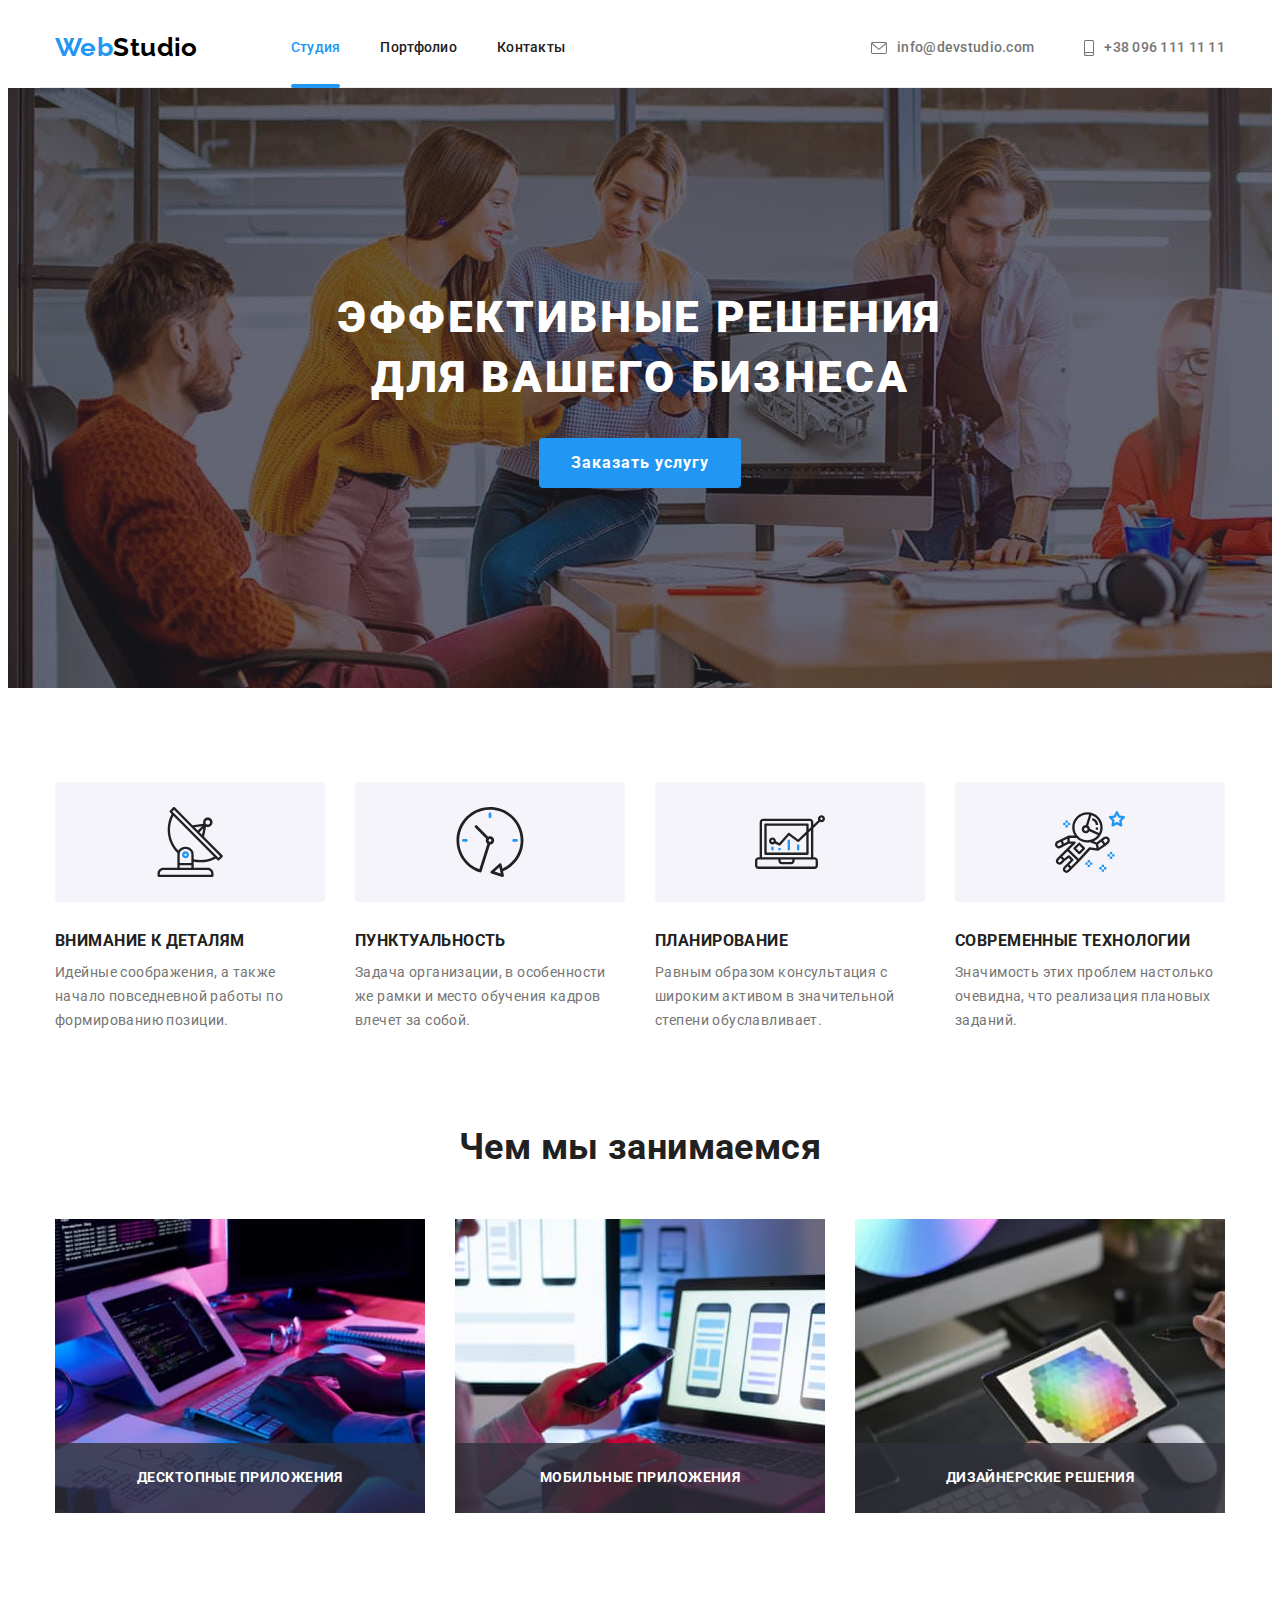
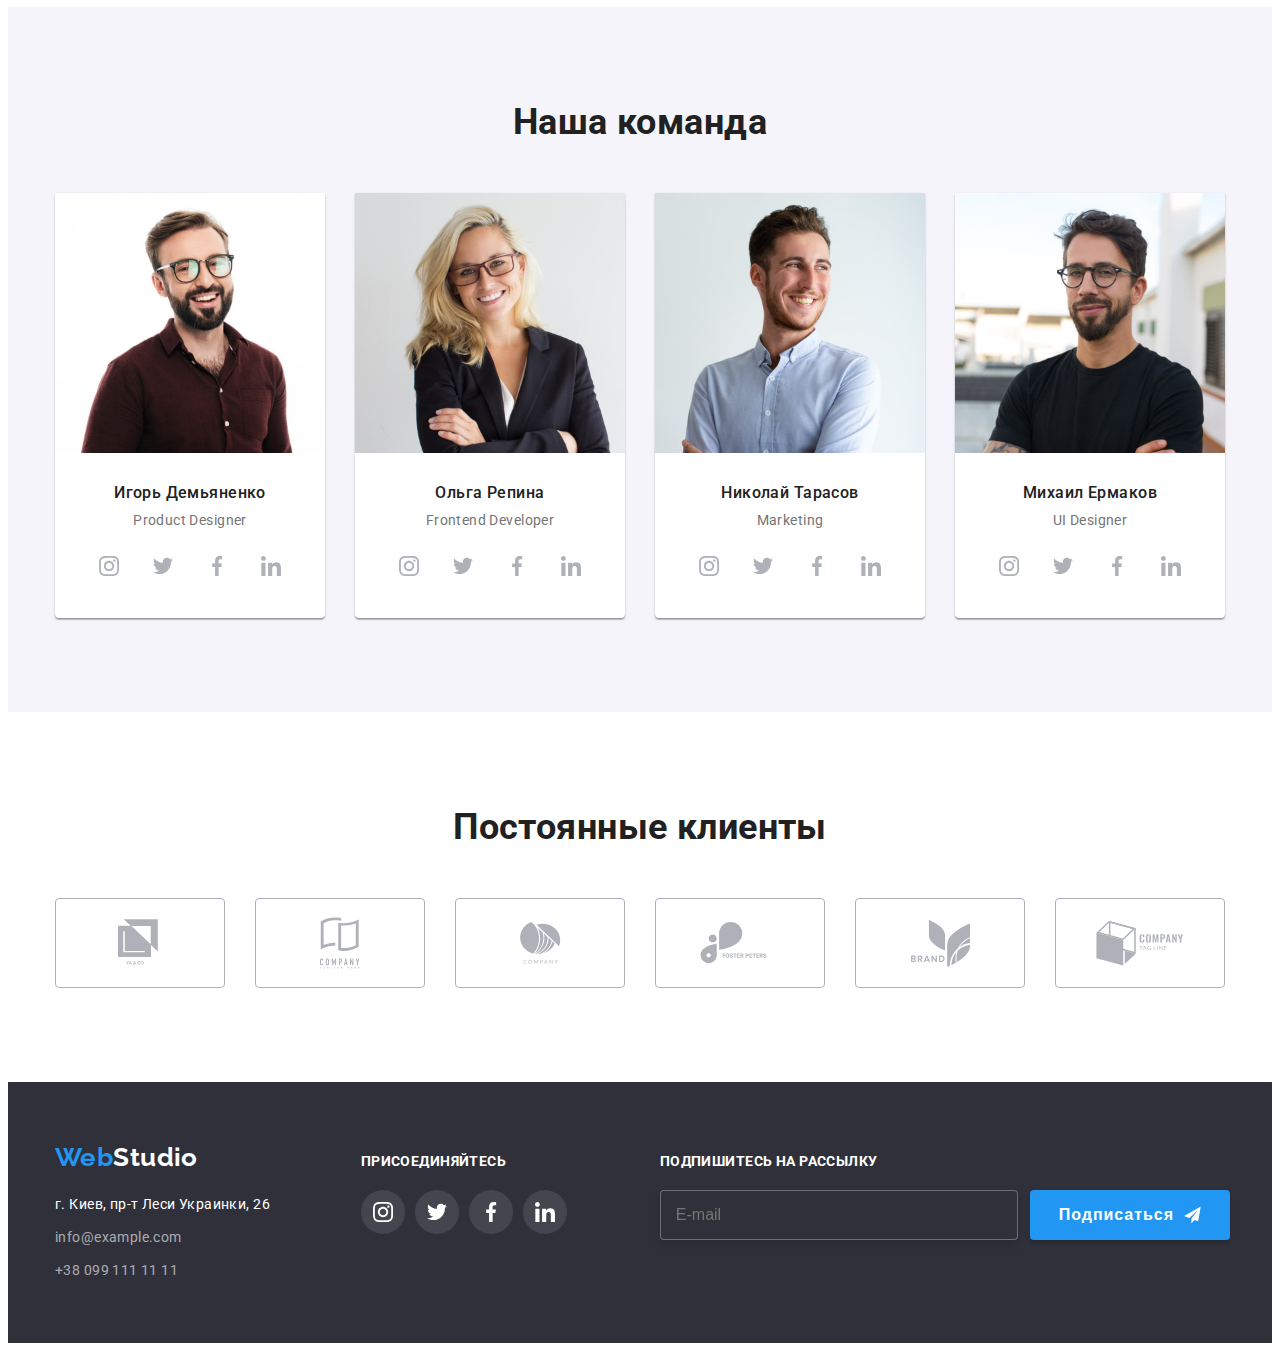
<file: index.html>
<!DOCTYPE html>
<html lang="ru">
<head>
    <meta charset="UTF-8">
    <meta name="viewport" content="width=device-width, initial-scale=1.0">
    <title>Home</title>
    <link rel="stylesheet" href="https://cdnjs.cloudflare.com/ajax/libs/modern-normalize/1.0.0/modern-normalize.min.css" integrity="sha512-ISS7cAi1PEhQ8jnbJpJZMd29NlhNj4AWYyLOSp2CE/CsHxTCu+r+t0D2yoJudVrd0/8fTVPUVDzY5Tvli75u/g==" crossorigin="anonymous" />  
    <link rel="preconnect" href="https://fonts.gstatic.com">
    <link href="https://fonts.googleapis.com/css2?family=Raleway:wght@700&family=Roboto:wght@400;500;700;900&display=swap" rel="stylesheet">   
    <link rel="stylesheet" href="./css/styles.css">
</head>
<body>
    <!--header-->
    <header>
        <div class="container hat">
            <nav class="main-nav hat">
                <a href="./index.html" class="logo">  <span class="logo-web">Web</span>Studio </a>
                <ul class="site list">
                    <li class="item"> <a href="./index.html" target="_blank" class="nav link current"> Студия </a> </li>
                    <li class="item"> <a href="./portfolio.html" target="_blank" class="nav link"> Портфолио </a> </li>
                    <li class="item"> <a href="#" target="_blank" class="nav link"> Контакты </a> </li>
                </ul>
            </nav>        
                <ul class="auth list">
                    <li class="item">
                        <a href="mailto:info@devstudio.com" class="nav icons-contact link"> 
                            <svg class="icons-header" width="16px" height="12px">
                                <use href="./img/Главная/sprite-icons.svg#icon-envelope"></use>
                            </svg>
                            info@devstudio.com 
                        </a> 
                    </li>
                    <li class="item">
                        <a href="tel:+380961111111" class="nav icons-contact link"> 
                            <svg class="icons-header" width="10px" height="16px">
                                <use href="./img/Главная/sprite-icons.svg#icon-smartphone"></use>
                            </svg>
                            +38 096 111 11 11 
                        </a> 
                    </li>
                </ul>
        </div>    
    </header>

    <main>  
        <!--hero-->
        <section class="hero">
            <div class="container">
                <div class="hero-pic">
                    <h1 class="hero-title"> Эффективные решения для вашего бизнеса </h1>
                    <button type="button" class="hero-button" data-modal-open> Заказать услугу </button>   
                </div>
            </div>
        </section>

        <!--FEATURE-->
        <section class="section-feature">
            <div class="container"> 
                <!--<h2> FEATURE </h2>-->
                <ul class="feature-list list">
                    <li class="desc">
                        <div class="icon-feature">
                            <svg class="back-feature" width="70px" height="70px">
                                <use href="./img/Главная/sprite-icons.svg#icon-antenna"></use>
                            </svg>
                        </div>
                        <h3 class="title">Внимание к деталям</h3> 
                        <p class="text">Идейные соображения, а также начало повседневной работы по формированию позиции. </p>
                    </li>

                    <li class="desc"> 
                        <div class="icon-feature">
                            <svg class="back-feature" width="70px" height="70px">
                                <use href="./img/Главная/sprite-icons.svg#icon-clock"></use>
                            </svg>
                        </div>
                        <h3 class="title">Пунктуальность</h3> 
                        <p class="text">Задача организации, в особенности же рамки и место обучения кадров влечет за собой. </p>
                    </li>

                    <li class="desc">
                        <div class="icon-feature">
                            <svg class="back-feature" width="70px" height="70px">
                                <use href="./img/Главная/sprite-icons.svg#icon-diagram"></use>
                            </svg>
                        </div>
                        <h3 class="title">Планирование</h3> 
                        <p class="text">Равным образом консультация с широким активом в значительной степени обуславливает. </p>
                    </li>

                    <li class="desc">
                        <div class="icon-feature">
                            <svg class="back-feature" width="70px" height="70px">
                                <use href="./img/Главная/sprite-icons.svg#icon-astronaut"></use>
                            </svg> 
                        </div>
                        <h3 class="title">Современные технологии</h3> 
                        <p class="text">Значимость этих проблем настолько очевидна, что реализация плановых заданий. </p>
                    </li>
                </ul>
            </div>
        </section>
    
        <!--What are we doing-->
        <section class="section-scroll">
            <div class="container">
                <h2 class="section-title"> Чем мы занимаемся </h2>
                <ul class="picture list">
                    <li class="picture-box">
                        <div class="thumb-animation">
                            <img src="./img/Главная/box1.jpg" alt="программирование" width="370" height="294"> 
                            <a href="#" target="_blank"></a>
                            <div class="thumb-work">     
                                    <p class="text-work">Десктопные приложения</p>
                            </div>
                        </div>
                    </li>
                    <li class="picture-box">
                        <div class="thumb-animation">
                            <img src="./img/Главная/box2.jpg" alt="дизайн" width="370" height="294"> 
                            <a href="#" target="_blank"></a>
                            <div class="thumb-work">
                                <p class="text-work">Мобильные приложения</p>
                            </div>
                        </div>
                    </li>
                    <li class="picture-box">
                        <div class="thumb-animation">
                            <img src="./img/Главная/box3.jpg" alt="подбор цвета" width="370" height="294"> 
                            <a href="#" target="_blank"></a>
                            <div class="thumb-work">
                                <p class="text-work">Дизайнерские решения</p>
                            </div>
                        </div>
                    </li>
                </ul>
            </div>
        </section>
    
        <!--TEAM-->
        <section class="section-group">
            <div class="container">
                <h2 class="section-title"> Наша команда </h2> 
                <ul class="team list">
                    <li class="team-preview"> 
                        <img src="./img/Главная/igor.jpg" alt="фото Игорь Демьяненко" width="270" height="260">
                        <div class="team-text">
                            <h3 class="name">Игорь Демьяненко</h3> 
                            <p class="position" lang="en"> Product Designer  </p>
                            <ul class="icon-group list">
                                <li class="socials">
                                    <a href="#" target="_blank" class="icon-box">
                                        <svg class="team-icon" width="20px" height="20px">
                                            <use href="./img/Главная/sprite-icons.svg#icon-instagram"></use>
                                        </svg>
                                    </a>
                                </li>
                                
                                <li class="socials">
                                    <a href="#" target="_blank" class="icon-box">
                                        <svg class="team-icon" width="20px" height="20px">
                                        <use href="./img/Главная/sprite-icons.svg#icon-twitter"></use></svg>
                                    </a>
                                </li>
    
                                <li class="socials">
                                    <a href="#" target="_blank" class="icon-box">
                                        <svg class="team-icon" width="20px" height="20px">
                                        <use href="./img/Главная/sprite-icons.svg#icon-facebook"></use></svg>
                                    </a>
                                </li>
    
                                <li class="socials">
                                    <a href="#" target="_blank" class="icon-box">
                                        <svg class="team-icon" width="20px" height="20px">
                                        <use href="./img/Главная/sprite-icons.svg#icon-linkedin"></use></svg>
                                    </a>
                                </li>   
                            </ul>
                        </div>
                    </li>
                    
                    <li class="team-preview"> 
                        <img src="./img/Главная/olga.jpg" alt="фото Ольга Репина" width="270" height="260">
                        <div class="team-text">
                            <h3 class="name">Ольга Репина</h3> 
                            <p class="position" lang="en">Frontend Developer </p>
                            <ul class="icon-group list">
                                <li class="socials">
                                    <a href="#" target="_blank" class="icon-box">
                                        <svg class="team-icon" width="20px" height="20px">
                                            <use href="./img/Главная/sprite-icons.svg#icon-instagram"></use>
                                        </svg>
                                    </a>
                                </li>
                                
                                <li class="socials">
                                    <a href="#" target="_blank" class="icon-box">
                                        <svg class="team-icon" width="20px" height="20px">
                                        <use href="./img/Главная/sprite-icons.svg#icon-twitter"></use></svg>
                                    </a>
                                </li>
    
                                <li class="socials">
                                    <a href="#" target="_blank" class="icon-box">
                                        <svg class="team-icon" width="20px" height="20px">
                                        <use href="./img/Главная/sprite-icons.svg#icon-facebook"></use></svg>
                                    </a>
                                </li>
    
                                <li class="socials">
                                    <a href="#" target="_blank" class="icon-box">
                                        <svg class="team-icon" width="20px" height="20px">
                                        <use href="./img/Главная/sprite-icons.svg#icon-linkedin"></use></svg>
                                    </a>
                                </li>   
                            </ul>
                        </div>
                    </li>

                    <li class="team-preview"> 
                        <img src="./img/Главная/nikol.jpg" alt="фото Николай Тарасов" width="270" height="260">
                        <div class="team-text">
                            <h3 class="name">Николай Тарасов</h3> 
                            <p class="position" lang="en">Marketing </p>
                            <ul class="icon-group list">
                                <li class="socials">
                                    <a href="#" target="_blank" class="icon-box">
                                        <svg class="team-icon" width="20px" height="20px">
                                            <use href="./img/Главная/sprite-icons.svg#icon-instagram"></use>
                                        </svg>
                                    </a>
                                </li>
                                
                                <li class="socials">
                                    <a href="#" target="_blank" class="icon-box">
                                        <svg class="team-icon" width="20px" height="20px">
                                        <use href="./img/Главная/sprite-icons.svg#icon-twitter"></use></svg>
                                    </a>
                                </li>
    
                                <li class="socials">
                                    <a href="#" target="_blank" class="icon-box">
                                        <svg class="team-icon" width="20px" height="20px">
                                        <use href="./img/Главная/sprite-icons.svg#icon-facebook"></use></svg>
                                    </a>
                                </li>
    
                                <li class="socials">
                                    <a href="#" target="_blank" class="icon-box">
                                        <svg class="team-icon" width="20px" height="20px">
                                        <use href="./img/Главная/sprite-icons.svg#icon-linkedin"></use></svg>
                                    </a>
                                </li>   
                            </ul>
                        </div>
                    </li>

                    <li class="team-preview"> 
                        <img src="./img/Главная/mikle.jpg" alt="фото Михаил Ермаков" width="270" height="260">
                        <div class="team-text">
                            <h3 class="name">Михаил Ермаков</h3> 
                            <p class="position" lang="en">UI Designer </p>
                            <ul class="icon-group list">
                                <li class="socials">
                                    <a href="#" target="_blank" class="icon-box">
                                        <svg class="team-icon" width="20px" height="20px">
                                            <use href="./img/Главная/sprite-icons.svg#icon-instagram"></use>
                                        </svg>
                                    </a>
                                </li>
                                
                                <li class="socials">
                                    <a href="#" target="_blank" class="icon-box">
                                        <svg class="team-icon" width="20px" height="20px">
                                        <use href="./img/Главная/sprite-icons.svg#icon-twitter"></use></svg>
                                    </a>
                                </li>
    
                                <li class="socials">
                                    <a href="#" target="_blank" class="icon-box">
                                        <svg class="team-icon" width="20px" height="20px">
                                        <use href="./img/Главная/sprite-icons.svg#icon-facebook"></use></svg>
                                    </a>
                                </li>
    
                                <li class="socials">
                                    <a href="#" target="_blank" class="icon-box">
                                        <svg class="team-icon" width="20px" height="20px">
                                        <use href="./img/Главная/sprite-icons.svg#icon-linkedin"></use></svg>
                                    </a>
                                </li>   
                            </ul>
                        </div>
                    </li>
                </ul>
            </div>
        </section>

        <!--CLIENTS-->
        <section class="section-client">
            <div class="container">
                <h2 class="section-title"> Постоянные клиенты </h2>
                <ul class="list">
                    <li class="icon-website">
                        <a href="#" target="_blank" class="regular-clients">
                            <svg class="icon-ya-co" width="44px" height="49px">
                                <use href="./img/Главная/sprite-icons.svg#icon-ya-co"></use>
                            </svg>
                        </a>
                    </li>
                    <li class="icon-website">
                        <a href="" target="_blank" class="regular-clients">
                            <svg class="icon-company-th" width="40px" height="52px">
                                <use href="./img/Главная/sprite-icons.svg#icon-company-th"></use>
                            </svg>
                        </a>
                    </li>
                    <li class="icon-website">
                        <a href="" target="_blank" class="regular-clients">
                            <svg class="icon-company" width="41px" height="42px">
                                <use href="./img/Главная/sprite-icons.svg#icon-company"></use>
                            </svg>
                        </a>
                    </li>
                    <li class="icon-website">
                        <a href="" target="_blank" class="regular-clients">
                            <svg class="icon-foster-peters" width="80px" height="42px">
                                <use href="./img/Главная/sprite-icons.svg#icon-foster-peters"></use>
                            </svg>
                        </a>
                    </li>
                    <li class="icon-website">
                        <a href="" target="_blank" class="regular-clients">
                            <svg class="icon-brand" width="59px" height="47px">
                                <use href="./img/Главная/sprite-icons.svg#icon-brand"></use>
                            </svg>
                        </a>
                    </li>
                    <li class="icon-website">
                        <a href="" target="_blank" class="regular-clients">
                            <svg class="icon-company-tl" width="88px" height="45px">
                                <use href="./img/Главная/sprite-icons.svg#icon-company-tl"></use>
                            </svg>
                        </a>
                    </li>
                </ul>

            </div>
        </section>   
    </main>

    <!--Footer-->
    <footer class="footer-background">
        <div class="container footer-block">
    <!--Footer-Studio-->
            <div class="footer-left">
                <a href="./index.html" class="logo">  
                    <span class="logo-web">Web</span><span class="logo-studio">Studio</span> </a>
                <address class="footer-address"> 
                    <p class="address"> г. Киев, пр-т Леси Украинки, 26 </p>
                    <ul class="contacts list">
                        <li class="footer-contacts"><a href="mailto:info@example.com" class="footer-link"> info@example.com </a> </li>
                        <li class="footer-contacts"><a href="tel:+380991111111" class="footer-link"> +38 099 111 11 11 </a> </li>
                    </ul>
                </address>
            </div>

    <!--Join-->
            <div class="footer-join">
                <h2 class="footer-title">Присоединяйтесь</h2>
                <ul class="icon-group list">
                    <li class="socials">
                        <a href="#" target="_blank" class="icon-box footer-socials">
                            <svg class="join-icon" width="20px" height="20px">
                                <use href="./img/Главная/sprite-icons.svg#icon-instagram"></use>
                            </svg>
                        </a>
                    </li>
                    
                    <li class="socials">
                        <a href="#" target="_blank" class="icon-box footer-socials">
                            <svg class="join-icon" width="20px" height="20px">
                                <use href="./img/Главная/sprite-icons.svg#icon-twitter"></use>
                            </svg>
                        </a>
                    </li>

                    <li class="socials">
                        <a href="#" target="_blank" class="icon-box footer-socials">
                            <svg class="join-icon" width="20px" height="20px">
                                <use href="./img/Главная/sprite-icons.svg#icon-facebook"></use>
                            </svg>
                        </a>
                    </li>

                    <li class="socials">
                        <a href="#" target="_blank" class="icon-box footer-socials">
                            <svg class="join-icon" width="20px" height="20px">
                                <use href="./img/Главная/sprite-icons.svg#icon-linkedin"></use>
                            </svg>
                        </a>
                    </li>
                </ul>
            </div>

    <!-- Newsletter -->
            <div class="subscribe-footer">
                <h2 class="footer-title">Подпишитесь на рассылку</h2>    
                <form class="form-subscribe-footer">
                    <label for="email-footer" class="label-mail-footer"></label>
                    <input type="email" name="email" placeholder="E-mail" id="email-footer" class="input-mail-footer"/>
                    
                    <button type="submit" class="footer-button often-button">
                    Подписаться
                    <svg class="join-icon icon-telegram" width="20px" height="20px">
                        <use href="./img/Главная/sprite-icons.svg#icon-telegram"></use>
                    </svg>
                    </button>
                </form>
            </div>

        </div>
    </footer>

    <!-- MODAL -->
    <div  class="backdrop is-hidden" data-modal>
        <div class="hero-modal">

             <!-- button close-->
                <button type="button" class="circle-icon" data-modal-close>
                    <svg  width="18px" height="18px">
                        <use href="./img/Главная/sprite-icons.svg#icon-close-back"></use>
                    </svg>
                </button>

           
                <form class="modal-form">
                    <p class="title-modal"> Оставьте свои данные, мы вам перезвоним </p>

                    
                    <label for="name" class="label-title"> Имя </label>
                    <span class="modal-wrapper">
                        <input type="text" name="username" id="name" class="input-modal-form"/>
                        <svg class="modal-icons" width="18px" height="18px">
                            <use href="./img/Главная/sprite-icons.svg#icon-modal-person"></use>
                        </svg>
                    </span>
                
                
                    <label for="phone_number" class="label-title"> Телефон </label>
                    <span class="modal-wrapper">
                        <input type="tel" name="phone_number" id="phone_number" class="input-modal-form"/>
                        <svg class="modal-icons" width="18px" height="18px">
                            <use href="./img/Главная/sprite-icons.svg#icon-modal-phone"></use>
                        </svg>
                    </span>
                
                
                    <label for="email" class="label-title"> Почта </label>
                    <span class="modal-wrapper">
                        <input type="email" name="email" id="email" class="input-modal-form"/>
                        <svg class="modal-icons" width="18px" height="18px">
                            <use href="./img/Главная/sprite-icons.svg#icon-modal-mail"></use>
                        </svg>
                    </span>
            
                
                    <label for="comment" class="label-title"> Комментарий </label>
                    <span class="modal-wrapper">
                        <textarea 
                            name="comment" 
                            id="comment"  
                            placeholder="Введите текст" 
                            class="comment-blok input-modal-form"
                        ></textarea>
                    </span>
                    


                    <input type="checkbox" value="принимаю" name="checkbox" id="checkbox" class="checkbox-input visually-hidden">
                    <label for="checkbox" class="checkbox-label">
                        <span class="checkbox-icon-border"></span>
                        Соглашаюсь с рассылкой и принимаю<a href="#" target="_blank" class="checkbox-link"> Условия договора</a>
                    </label>
                    
            
                    <button type="submit" class="often-button modal-button"> Отправить </button>  
                </form>

            <!-- </div> -->
        </div>
    </div>

    <script src="./js/modal.js"></script>
</body>
</html>
</file>
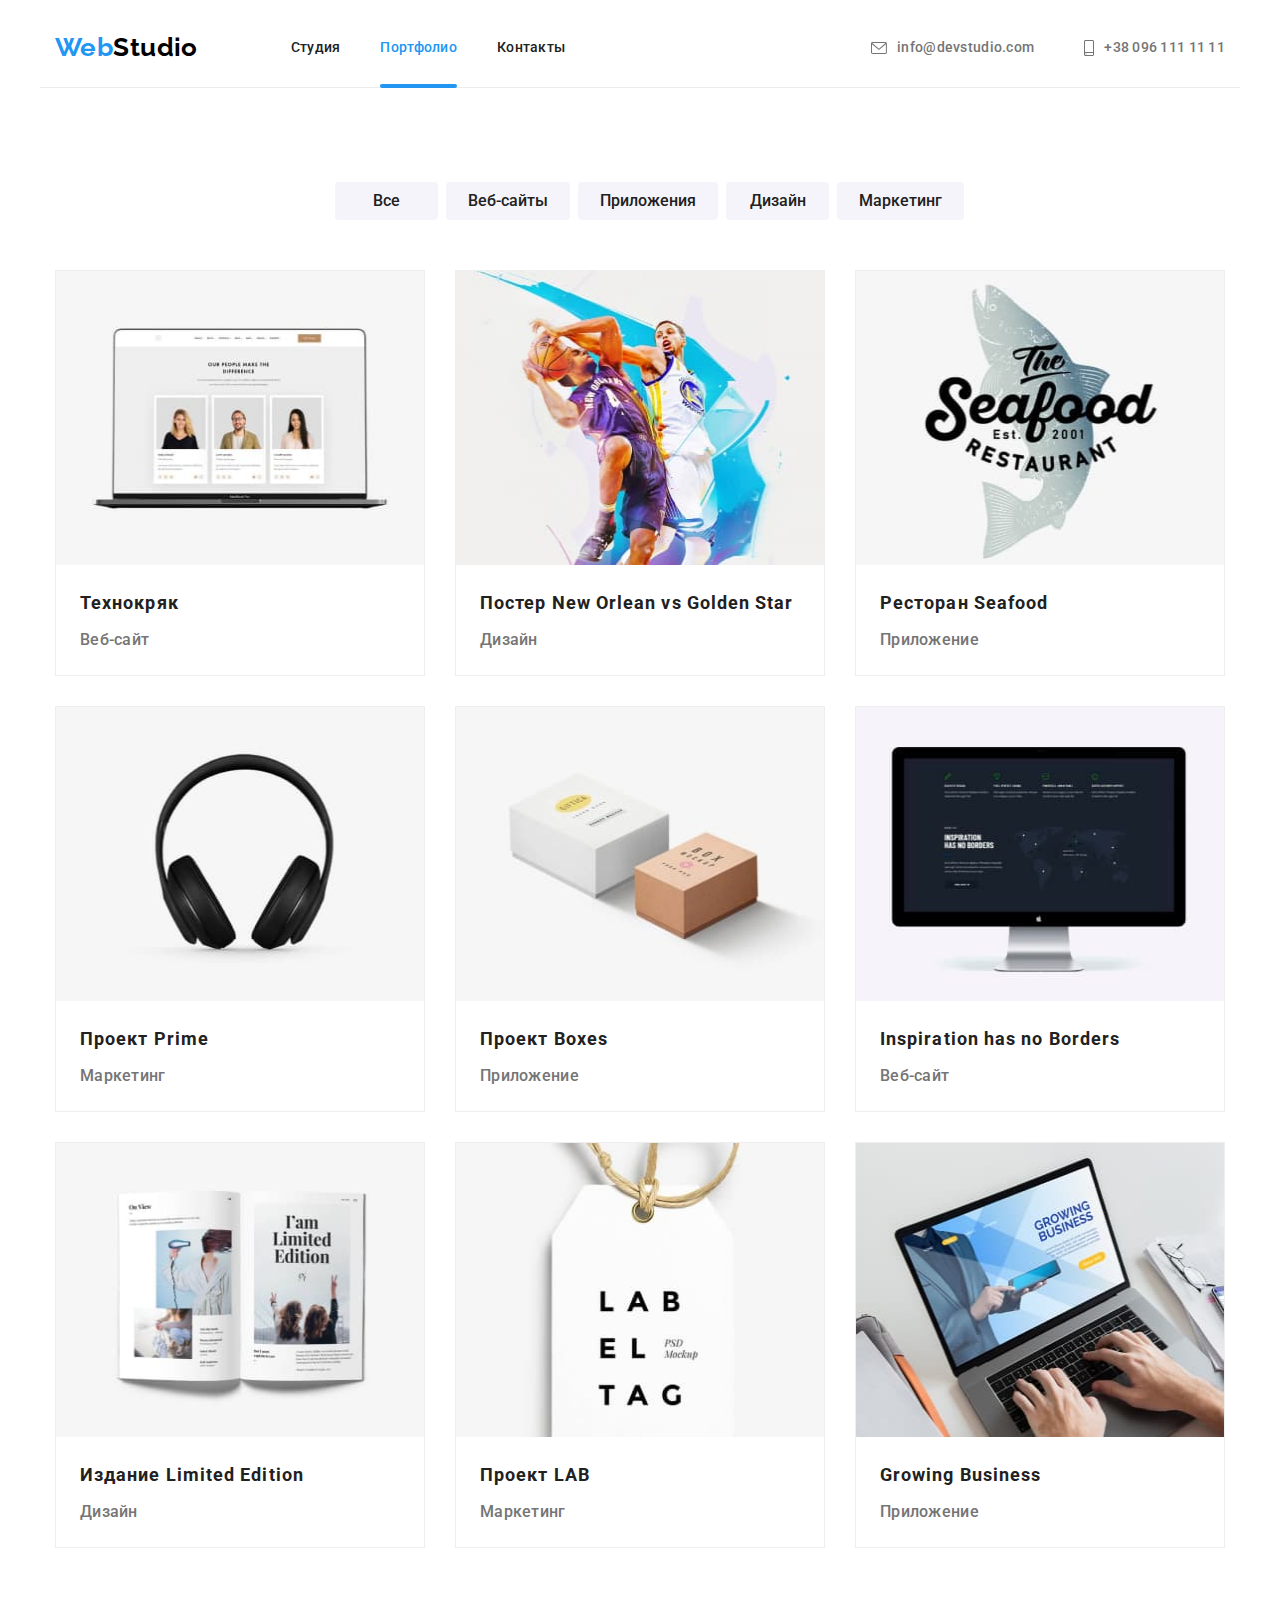
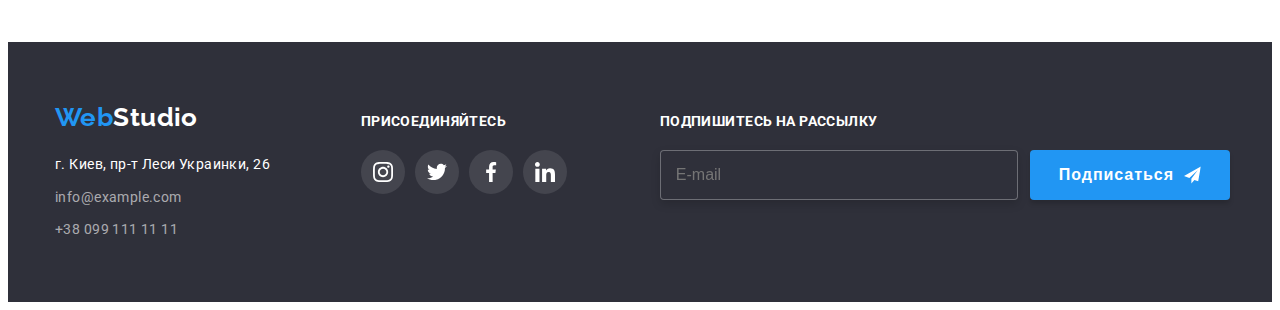
<file: portfolio.html>
<!DOCTYPE html>
<html lang="ru">
<head>
    <meta charset="UTF-8">
    <meta name="viewport" content="width=device-width, initial-scale=1.0">
    <title>Portfolio</title>
    <link rel="stylesheet" href="https://cdnjs.cloudflare.com/ajax/libs/modern-normalize/1.0.0/modern-normalize.min.css" integrity="sha512-ISS7cAi1PEhQ8jnbJpJZMd29NlhNj4AWYyLOSp2CE/CsHxTCu+r+t0D2yoJudVrd0/8fTVPUVDzY5Tvli75u/g==" crossorigin="anonymous" />  
    <link rel="preconnect" href="https://fonts.gstatic.com">
    <link href="https://fonts.googleapis.com/css2?family=Raleway:wght@700&family=Roboto:wght@400;500;700;900&display=swap" rel="stylesheet">
    <link rel="stylesheet" href="./css/styles.css">
</head>
<body>
    <!--header-->
    <header>
        <div class="container hat">
            <nav class="hat">
                <a href="./index.html" class="logo">  <span class="logo-web">Web</span>Studio </a>
                <ul class="site list ">
                    <li class="item"> <a href="./index.html" target="_blank" class="nav link"> Студия </a> </li>
                    <li class="item"> <a href="./portfolio.html" target="_blank" class="nav link current"> Портфолио </a> </li>
                    <li class="item"> <a href="#" target="_blank" class="nav link"> Контакты </a> </li>
                </ul>
            </nav>        
                <ul class="auth list">
                    <li class="item">
                        <a href="mailto:info@devstudio.com" class="nav icons-contact link"> 
                            <svg class="icons-header" width="16px" height="12px">
                                <use href="./img/Главная/sprite-icons.svg#icon-envelope"></use>
                            </svg>
                            info@devstudio.com 
                        </a> 
                    </li>
                    <li class="item">
                        <a href="tel:+380961111111" class="nav icons-contact link"> 
                            <svg class="icons-header" width="10px" height="16px">
                                <use href="./img/Главная/sprite-icons.svg#icon-smartphone"></use>
                            </svg>
                            +38 096 111 11 11 
                        </a> 
                    </li>
                </ul>
        </div>
    </header>

    <main>
        <section class="main-portfolio">
            <!--FILTER-->
            <h1 class="visually-hidden"> Портфолио </h1>
            <div class="container content">    
                <ul class="filter list">
                    <li class="gallery">
                        <button type="button" class="illuminated">Все</button>
                    </li>
                    <li class="gallery">
                        <button type="button" class="illuminated">Веб-сайты</button>
                    </li>
                    <li class="gallery">
                        <button type="button" class="illuminated">Приложения</button>
                    </li>
                    <li class="gallery">
                        <button type="button" class="illuminated">Дизайн</button>
                    </li>
                    <li class="gallery">
                        <button type="button" class="illuminated">Маркетинг</button>
                    </li>
                </ul>
              
                <!--OBJECTS-->
             
                <ul class="objects list">
                    <li class="objects-box thumb-img">
                        <a href="#" class="link img-wrapper">
                            <div class="thumb-text">
                                <img src="./img/Портфолио/1-website.jpg" alt="веб-сайт портфолио" width="370" height="294">
                                <p class="text-overlay">Технокряк это современная площадка распространения коронавируса. Компании используют эту платформу для цифрового шпионажа и атак на защищённые сервера конкурентов.</p>        
                            </div>

                            <div class="card-content">
                                <h2 class="title">Технокряк</h2>
                                <p class="text">Веб-сайт</p>
                            </div>
                        </a>
                    
                    </li> 

                    <li class="objects-box thumb-img"> 
                        <a href="#" class="link img-wrapper"> 
                            <div class="thumb-text">
                                <img src="./img/Портфолио/2-basketball.jpg" alt="постер баскетбол" width="370" height="294"> 
                                <p class="text-overlay">Технокряк это современная площадка распространения коронавируса. Компании используют эту платформу для цифрового шпионажа и атак на защищённые сервера конкурентов.</p>
                            </div>

                            <div class="card-content">
                                <h2 class="title">Постер New Orlean vs Golden Star</h2>
                                <p class="text">Дизайн</p>
                            </div>
                        </a>
                    </li>

                    <li class="objects-box thumb-img">
                        <a href="#" class="link img-wrapper"> 
                            <div class="thumb-text">
                                <img src="./img/Портфолио/3-seafood.jpg" alt="логотип ресторана seafood" width="370" height="294">
                                <p class="text-overlay">Технокряк это современная площадка распространения коронавируса. Компании используют эту платформу для цифрового шпионажа и атак на защищённые сервера конкурентов.</p>
                            </div>

                            <div class="card-content">
                                <h2 class="title">Ресторан Seafood</h2>
                                <p class="text">Приложение</p>
                            </div>
                        </a>
                    </li>

                    <li class="objects-box thumb-img"> 
                        <a href="#" class="link img-wrapper"> 
                            <div class="thumb-text">
                                <img src="./img/Портфолио/4-earphones.jpg" alt="черные наушники" width="370" height="294">
                                <p class="text-overlay">Технокряк это современная площадка распространения коронавируса. Компании используют эту платформу для цифрового шпионажа и атак на защищённые сервера конкурентов.</p>
                            </div>
                             
                            <div class="card-content">
                                <h2 class="title">Проект Prime</h2>
                                <p class="text">Маркетинг</p>
                            </div>
                        </a>
                    </li>

                    <li class="objects-box thumb-img"> 
                        <a href="#" class="link img-wrapper"> 
                            <div class="thumb-text">
                                <img src="./img/Портфолио/5-box.jpg" alt="две коробочки" width="370" height="294">
                                <p class="text-overlay">Технокряк это современная площадка распространения коронавируса. Компании используют эту платформу для цифрового шпионажа и атак на защищённые сервера конкурентов.</p>
                            </div>

                            <div class="card-content">
                                <h2 class="title">Проект Boxes</h2>
                                <p class="text">Приложение</p>
                            </div>
                        </a>
                    </li>

                    <li class="objects-box thumb-img"> 
                        <a href="#" class="link img-wrapper"> 
                            <div class="thumb-text">
                                <img src="./img/Портфолио/6-monitor.jpg" alt="монитор с картой мира" width="370" height="294">
                                <p class="text-overlay">Технокряк это современная площадка распространения коронавируса. Компании используют эту платформу для цифрового шпионажа и атак на защищённые сервера конкурентов.</p>
                            </div>

                            <div class="card-content">
                                <h2 class="title">Inspiration has no Borders</h2>
                                <p class="text">Веб-сайт</p>
                            </div>
                        </a>
                    </li>

                    <li class="objects-box thumb-img"> 
                        <a href="#" class="link img-wrapper"> 
                            <div class="thumb-text">
                                <img src="./img/Портфолио/7-magazine.jpg" alt="открытый журнал" width="370" height="294">
                                <p class="text-overlay">Технокряк это современная площадка распространения коронавируса. Компании используют эту платформу для цифрового шпионажа и атак на защищённые сервера конкурентов.</p>
                            </div>

                            <div class="card-content">
                                <h2 class="title">Издание Limited Edition</h2>
                                <p class="text">Дизайн</p>
                            </div>
                        </a>
                    </li>

                    <li class="objects-box thumb-img"> 
                        <a href="#" class="link img-wrapper">
                            <div class="thumb-text">
                                <img src="./img/Портфолио/8-label.jpg" alt="белая лейбочка" width="370" height="294">
                                <p class="text-overlay">Технокряк это современная площадка распространения коронавируса. Компании используют эту платформу для цифрового шпионажа и атак на защищённые сервера конкурентов.</p>
                            </div>

                            <div class="card-content">
                                <h2 class="title">Проект LAB</h2>
                                <p class="text">Маркетинг</p>
                            </div>
                        </a>
                    </li>

                    <li class="objects-box thumb-img"> 
                        <a href="#" class="link img-wrapper"> 
                            <div class="thumb-text">
                                <img src="./img/Портфолио/9-laptop.jpg" alt="на экране ноутбука открыт сайт" width="370" height="294">
                                <p class="text-overlay">Технокряк это современная площадка распространения коронавируса. Компании используют эту платформу для цифрового шпионажа и атак на защищённые сервера конкурентов.</p>
                            </div>

                            <div class="card-content">
                                <h2 class="title">Growing Business</h2>
                                <p class="text">Приложение</p>
                            </div>
                        </a>
                    </li>
                </ul>
            </div>
        </section>
        
    </main>

    <!--Footer-->
   <footer class="footer-background">
    <!--Footer-Studio-->
        <div class="container footer-block">
            <div class="footer-left">
                <a href="./index.html" class="logo">  
                    <span class="logo-web">Web</span><span class="logo-studio">Studio</span> </a>
                <address class="footer-address"> 
                    <p class="address"> г. Киев, пр-т Леси Украинки, 26 </p>
                    <ul class="contacts list">
                        <li class="footer-contacts"><a href="mailto:info@example.com" class="footer-link"> info@example.com </a> </li>
                        <li class="footer-contacts"><a href="tel:+380991111111" class="footer-link"> +38 099 111 11 11 </a> </li>
                    </ul>
                </address>
            </div>

    <!--Join-->
            <div class="footer-join">
                <h2 class="footer-title">Присоединяйтесь</h2>
                <ul class="icon-group list">
                    <li class="socials">
                        <a href="#" target="_blank" class="icon-box footer-socials">
                            <svg class="join-icon" width="20px" height="20px">
                                <use href="./img/Главная/sprite-icons.svg#icon-instagram"></use>
                            </svg>
                        </a>
                    </li>
                    
                    <li class="socials">
                        <a href="#" target="_blank" class="icon-box footer-socials">
                            <svg class="join-icon" width="20px" height="20px">
                                <use href="./img/Главная/sprite-icons.svg#icon-twitter"></use>
                            </svg>
                        </a>
                    </li>

                    <li class="socials">
                        <a href="#" target="_blank" class="icon-box footer-socials">
                            <svg class="join-icon" width="20px" height="20px">
                                <use href="./img/Главная/sprite-icons.svg#icon-facebook"></use>
                            </svg>
                        </a>
                    </li>

                    <li class="socials">
                        <a href="#" target="_blank" class="icon-box footer-socials">
                            <svg class="join-icon" width="20px" height="20px">
                                <use href="./img/Главная/sprite-icons.svg#icon-linkedin"></use>
                            </svg>
                        </a>
                    </li>
                </ul>
            </div>

    <!-- Newsletter -->
    <div class="subscribe-footer">
        <h2 class="footer-title">Подпишитесь на рассылку</h2>    
        <form class="form-subscribe-footer">
            <label for="email-footer" class="label-mail-footer"></label>
            <input type="email" name="email" placeholder="E-mail" id="email-footer" class="input-mail-footer"/>
            
            <button type="submit" class="footer-button often-button">
            Подписаться
            <svg class="join-icon icon-telegram" width="20px" height="20px">
                <use href="./img/Главная/sprite-icons.svg#icon-telegram"></use>
            </svg>
            </button>
        </form>
    </div>
        
        </div>
    </footer>
</body>
</html>
</file>
<file: css/styles.css>
*,
*::before,
*::after {
  box-sizing: border-box;
}

:root {
  --main-text-color: #212121;
  --paragraph-color: #757575;
  --footer-text-color: rgba(255, 255, 255, 0.6);
  --button-hover-color: #2196f3;
  --button-background-color: #f5f4fa;
  --text-title-button-color: #ffffff;
  --background-footer: #2f303a;
  --color-black: #000000;
  --color-icon: #afb1b8;
  --border-line: #eeeeee;
}

body {
  font-family: "Roboto", sans-serif;
  font-size: 14px;
  font-weight: 400;
  background-color: var(--text-title-button-color);
  color: var(--main-text-color);
  letter-spacing: 0.03em;
}

img {
  display: block;
  max-width: 100%;
}

ul,
ol {
  margin: 0;
  padding: 0;
}

a {
  display: block;
}
/* ======================== general ========================*/

.container {
  width: 1200px;
  margin-left: auto;
  margin-right: auto;
  padding-left: 15px;
  padding-right: 15px;
  align-items: center;

  /* outline: 2px solid coral; */
}

.visually-hidden {
  position: absolute !important;
  clip: rect(1px 1px 1px 1px); /* IE6, IE7 */
  clip: rect(1px, 1px, 1px, 1px);
  padding: 0 !important;
  border: 0 !important;
  height: 1px !important;
  width: 1px !important;
  overflow: hidden;
}

/* ======================== HEADER ========================*/

.hat {
  display: flex;
  align-items: center;
}

.container.hat {
  position: relative;
  border-bottom: 1px solid #ececec;
}

.nav.current::after {
  content: "";
  display: flex;
  position: absolute;
  left: 0;
  bottom: 0;
  width: 100%;
  height: 4px;
  background: #2196f3;
  border-radius: 2px;
}

.logo {
  font-family: "Raleway", sans-serif;
  font-weight: 700;
  font-size: 26px;
  line-height: 1.19;
  text-decoration: none;
  color: var(--color-black);
  margin-right: 93px;
}

.logo-web {
  color: var(--button-hover-color);
}

.list {
  list-style: none;
  display: flex;
  margin: 0;
  padding: 0;
}

.nav {
  display: block;
  padding-top: 32px;
  padding-bottom: 32px;
  transition: color 250ms cubic-bezier(0.4, 0, 0.2, 1);
  margin-bottom: -1px;
}

.site .item:not(:last-child) {
  margin-right: 40px;
}

.link {
  font-weight: 500;
  line-height: 1.14;
  letter-spacing: 0.02em;
  text-decoration: none;
}

.site .link {
  color: var(--main-text-color);
}

.site .link.current {
  color: var(--button-hover-color);
  position: relative;
}

.site .link:hover,
.site .link:focus {
  color: var(--button-hover-color);
}

.auth {
  margin-left: auto;
  align-items: center;
}

.auth .nav {
  display: flex;
  align-items: center;
}

.icons-contact:hover .icons-header,
.icons-contact:focus .icons-header {
  fill: var(--button-hover-color);
}

.icons-header {
  fill: var(--paragraph-color);
  margin-right: 10px;
  transition: fill 250ms cubic-bezier(0.4, 0, 0.2, 1);
}

.auth .item:not(:last-child) {
  margin-right: 50px;
}

.auth .link {
  color: var(--paragraph-color);
}

.auth .link:hover,
.auth .link:focus {
  color: var(--button-hover-color);
}

/* ========================HERO ========================*/

.hero {
  margin-top: 0px;
  margin-left: auto;
  margin-right: auto;
  padding-top: 200px;
  padding-bottom: 200px;
  max-width: 1600px;
  height: 600px;
  background-position: cover;
  background-color: var(--background-footer);
  background-image: linear-gradient(
      to right,
      rgba(47, 48, 58, 0.4),
      rgba(47, 48, 58, 0.4)
    ),
    url("../img/Главная/hero-team.jpg");
}

.hero-pic {
  text-align: center;
  align-content: center;
  max-width: 694px;
  margin-left: auto;
  margin-right: auto;
}

.hero-title {
  margin-top: 0px;
  margin-bottom: 30px;
  font-weight: 900;
  font-size: 44px;
  line-height: 1.36;
  letter-spacing: 0.06em;
  text-align: center;
  text-transform: uppercase;
  color: var(--text-title-button-color);
}

/* ========================HERO-BUTTON ========================*/

.hero-button {
  display: inline-block;
  border-radius: 4px;
  border: none;
  padding: 10px 32px;
  min-width: 200px;
  font-family: inherit;
  font-weight: 700;
  font-size: 16px;
  line-height: 1.87;
  letter-spacing: 0.06em;
  cursor: pointer;
  color: var(--text-title-button-color);
  background-color: var(--button-hover-color);
}

/* ========================FEATURE ========================*/
.section-feature {
  padding-top: 94px;
}

.icon-feature {
  display: flex;
  width: 270px;
  height: 120px;
  border-radius: 4px;
  justify-content: center;
  align-items: center;
  margin-bottom: 30px;
  background-color: var(--button-background-color);
}

.feature-list {
  display: flex;
  flex-wrap: wrap;
}

.desc {
  max-width: 270px;
}

.desc:not(:last-child) {
  margin-right: 30px;
}

.feature-list .title {
  font-weight: 700;
  line-height: 1.14;
  text-transform: uppercase;
  margin-top: 0px;
  margin-bottom: 10px;
}

.feature-list .text {
  line-height: 1.71;
  color: var(--paragraph-color);
  padding: 0;
  margin-top: 0px;
  margin-bottom: 0px;
}

/* ========================What are we doing ========================*/

.section-scroll {
  padding-top: 94px;
  padding-bottom: 94px;
}

.section-title {
  font-weight: 700;
  font-size: 36px;
  line-height: 1.17;
  text-align: center;
  margin-top: 0px;
  margin-bottom: 50px;
}

.picture {
  margin: -15px;
}

.picture-box {
  margin: 15px;
  width: 370px;
}

.thumb-animation {
  position: relative;
  display: flex;
  overflow: hidden;
}

.thumb-work {
  display: flex;
  justify-content: center;
  align-items: center;
  position: absolute;
  bottom: 0;
  width: 370px;
  height: 70px;
  background: rgba(47, 48, 58, 0.8);
}

.thumb-animation:hover .thumb-work {
  transform: translateX(0);
}

.text-work {
  font-weight: 700;
  line-height: 1.14;
  text-transform: uppercase;
  /* padding: 27px 82px; */
  margin: 0;
  color: var(--text-title-button-color);
}

/* ========================TEAM ========================*/
.section-group {
  padding-top: 94px;
  padding-bottom: 94px;
  background-color: var(--button-background-color);
}

.team {
  display: flex;
  margin: -15px;
}

.team-preview {
  margin: 15px;
  border-radius: 0px 0px 4px 4px;
  background-color: var(--text-title-button-color);
  box-shadow: 0px 1px 3px rgba(0, 0, 0, 0.12), 0px 1px 1px rgba(0, 0, 0, 0.14),
    0px 2px 1px rgba(0, 0, 0, 0.2);
}

.team-text {
  padding: 30px 32px;
}

.team .name {
  font-weight: 500;
  font-size: 16px;
  line-height: 1.19;
  text-align: center;
  margin-top: 0px;
  margin-bottom: 10px;
}

.team .position {
  line-height: 1.19;
  text-align: center;
  color: var(--paragraph-color);
  margin-top: 0px;
  margin-bottom: 16px;
}

.team-icon {
  fill: var(--color-icon);
}

.icon-group {
  width: 206px;
}

.icon-box {
  display: flex;
  justify-content: center;
  align-items: center;
  width: 100%;
  height: 100%;
  border-radius: 50%;
}

.socials {
  width: 44px;
  height: 44px;
}

.socials:not(:last-child) {
  margin-right: 10px;
}

.icon-box:hover,
.icon-box:focus {
  background-color: var(--button-hover-color);
  transition: background-color 250ms cubic-bezier(0.4, 0, 0.2, 1);
}

.icon-box:hover .team-icon,
.icon-box:focus .team-icon {
  fill: var(--text-title-button-color);
  transition: fill 250ms cubic-bezier(0.4, 0, 0.2, 1);
}

/* ========================CLIENTS ========================*/

.section-client {
  padding-top: 94px;
  padding-bottom: 94px;
  display: block;
}

.regular-clients {
  display: flex;
  justify-content: center;
  align-items: center;
  width: 100%;
  height: 100%;
  border: 1px solid var(--color-icon);
  border-radius: 4px;
  cursor: pointer;
  fill: var(--color-icon);
}

.icon-website {
  width: 170px;
  height: 90px;
}

.icon-website:not(:last-child) {
  margin-right: 30px;
}

.regular-clients:hover,
.regular-clients:focus {
  fill: var(--button-hover-color);
  border-color: var(--button-hover-color);
  transition: fill 250ms cubic-bezier(0.4, 0, 0.2, 1),
    border-color 250ms cubic-bezier(0.4, 0, 0.2, 1);
}

/* ========================PAGE PORTFILIO ========================*/
/* ========================FILTER ===========================*/

.main-portfolio {
  padding-top: 94px;
}

.filter {
  padding-left: 280px;
  margin-bottom: 34px;
  min-width: 611px;
}

.gallery {
  margin-bottom: 16px;
  transition: color 2500ms cubic-bezier(0.4, 0, 0.2, 1);
}

.gallery:not(:last-child) {
  margin-right: 8px;
}

.filter .illuminated {
  display: inline-block;
  border-radius: 4px;
  padding: 6px 22px;
  min-width: 103px;
  font-family: inherit;
  font-weight: 500;
  font-size: 16px;
  line-height: 1.62;
  text-align: center;
  cursor: pointer;
  border: none;
  color: var(--main-text-color);
  background-color: var(--button-background-color);
  transition: color 250ms cubic-bezier(0.4, 0, 0.2, 1),
    background-color 250ms cubic-bezier(0.4, 0, 0.2, 1),
    box-shadow 250ms cubic-bezier(0.4, 0, 0.2, 1);
}

.illuminated:hover,
.illuminated:focus {
  color: var(--text-title-button-color);
  background-color: var(--button-hover-color);
  box-shadow: 0px 3px 1px rgba(0, 0, 0, 0.1), 0px 1px 2px rgba(0, 0, 0, 0.08),
    0px 2px 2px rgba(0, 0, 0, 0.12);
}

/* ========================OBJECTS ========================*/

.objects {
  padding-bottom: 94px;
  display: flex;
  flex-wrap: wrap;

  /* margin: -15px;       (для 3 варианта)*/
}

.objects-box {
  width: 370px;
  margin-right: 30px;
  margin-bottom: 30px;

  border: 1px solid var(--border-line);
}

.img-wrapper:hover .text-overlay,
.img-wrapper:focus .text-overlay {
  transform: translateY(0%);
  transition: transform 250ms cubic-bezier(0.4, 0, 0.2, 1);
}

.objects .link:hover,
.objects .link:focus {
  box-shadow: 0px 1px 1px rgba(0, 0, 0, 0.12), 0px 4px 4px rgba(0, 0, 0, 0.06),
    1px 4px 6px rgba(0, 0, 0, 0.16);
}

.thumb-text {
  position: relative;
  overflow: hidden;
}

.text-overlay {
  font-size: 18px;
  line-height: 1.56;
  padding: 63px 24px;
  margin: 0;

  position: absolute;
  top: 0%;
  left: 0%;
  width: 100%;
  height: 100%;
  background: rgba(33, 150, 243, 0.9);
  color: var(--text-title-button-color);
  /* overflow: scroll; */
  transform: translateY(101%);
  transition: transform 250ms cubic-bezier(0.4, 0, 0.2, 1);
}

/*                    2й вариант
.objects-box {
  width: calc((100% - 60px) / 3);
  margin-right: 30px;
  margin-bottom: 30px;
  }*/

/*                  3й вариант
  .objects-box {
    width: 370px;
    margin: 15px;
  */

.objects-box:nth-child(3n) {
  margin-right: 0;
}

.objects-box:nth-last-child(-n + 3) {
  margin-bottom: 0px;
}

.card-content {
  padding: 20px 24px;
}

.objects .title {
  font-weight: 700;
  font-size: 18px;
  margin-top: 0px;
  margin-bottom: 4px;
  line-height: 2;
  letter-spacing: 0.06em;
  color: var(--main-text-color);
}

.objects .text {
  font-size: 16px;
  line-height: 1.87;
  margin-top: 0px;
  margin-bottom: 0px;
  color: var(--paragraph-color);
}

/* ========================FOOTER ========================*/

.footer-background {
  padding-top: 60px;
  padding-bottom: 60px;
  background-color: var(--background-footer);
}

.footer-block {
  display: flex;
  align-items: baseline;
}

.footer-left {
  margin-right: 70px;
}

.footer-address {
  font-style: normal;
  line-height: 1.71;
  margin-top: 20px;
}

.address {
  color: var(--text-title-button-color);
  margin-top: 0px;
  margin-bottom: 9px;
}

.logo-studio {
  color: var(--text-title-button-color);
}

.contacts {
  flex-direction: column;
}

.footer-contacts:not(:last-child) {
  margin-bottom: 9px;
}

.contacts .footer-link {
  text-decoration: none;
  color: var(--footer-text-color);
}

.contacts .footer-link:hover,
.contacts .footer-link:focus {
  color: var(--button-hover-color);
}

/* ========================JOIN ========================*/

.footer-title {
  font-weight: 700;
  font-size: 14px;
  line-height: 1.14;
  margin-top: 0px;
  margin-bottom: 20px;
  text-transform: uppercase;
  color: var(--text-title-button-color);
}

.join-icon {
  fill: var(--text-title-button-color);
}

.footer-socials {
  background: rgba(255, 255, 255, 0.1);
  transition: background 250ms cubic-bezier(0.4, 0, 0.2, 1);
}

/* ====================Newsletter========================== */

.subscribe-footer {
  margin-left: 93px;
}

.form-subscribe-footer {
  display: flex;
}

.input-mail-footer {
  width: 358px;
  height: 50px;
  font-size: 16px;
  line-height: 1.25;
  padding: 15px;
  align-items: center;
  color: var(--text-title-button-color);
  border: 1px solid rgba(255, 255, 255, 0.3);
  box-sizing: border-box;
  background-color: var(--background-footer);
  filter: drop-shadow(0px 4px 4px rgba(0, 0, 0, 0.15));
  border-radius: 4px;
  margin-right: 12px;
}

.footer-button {
  display: flex;
}

.often-button {
  width: 200px;
  height: 50px;
  padding: 10px 29px;
  margin-left: 0px;

  font-weight: 700;
  font-size: 16px;
  line-height: 1.87;

  align-items: center;
  text-align: center;
  letter-spacing: 0.06em;

  border-radius: 4px;
  border: none;
  cursor: pointer;
  color: var(--text-title-button-color);
  background: var(--button-hover-color);
  box-shadow: 0px 4px 4px rgba(0, 0, 0, 0.15);
}

.icon-telegram {
  margin-left: 10px;
}

/*==========================MODAL==========================*/

.backdrop {
  position: fixed;
  width: 100%;
  height: 100%;
  left: 0%;
  top: 0%;

  border: none;
  z-index: 1;
  transition: all 250ms cubic-bezier(0.4, 0, 0.2, 1);
  background: rgba(0, 0, 0, 0.2);
}

.backdrop.is-hidden {
  opacity: 0;
  visibility: hidden;
  pointer-events: none;
}

.hero-modal {
  padding-top: 44px;
  padding-left: 40px;
  padding-bottom: 36px;
  padding-right: 40px;

  position: absolute;
  width: 528px;
  height: 581px;
  left: 50%;
  top: 50%;
  transform: translate(-50%, -50%);
  z-index: 100;

  background-color: var(--text-title-button-color);
  box-shadow: 0px 1px 3px rgba(0, 0, 0, 0.12), 0px 1px 1px rgba(0, 0, 0, 0.14),
    0px 2px 1px rgba(0, 0, 0, 0.2);
  border-radius: 4px;
}

/*=====================button close==================*/

.circle-icon {
  position: absolute;
  display: flex;
  justify-content: center;
  align-items: center;

  top: 8px;
  right: 7px;

  width: 30px;
  height: 30px;

  background: var(--text-title-button-color);
  border: 1px solid rgba(0, 0, 0, 0.1);
  border-radius: 50%;
  cursor: pointer;
}

.circle-icon:hover,
.circle-icon:focus {
  fill: var(--button-hover-color);
}

/* =======================modal-form==================== */

.modal-form {
  display: flex;
  flex-direction: column;
}

.title-modal {
  font-weight: 700;
  font-size: 20px;
  line-height: 23px;
  text-align: center;
  margin-top: 0;
  margin-bottom: 12px;
}

.modal-wrapper {
  position: relative;
}

.modal-wrapper:not(:last-child) {
  margin-bottom: 10px;
}

.label-title {
  font-size: 12px;
  line-height: 1.17;
  letter-spacing: 0.01em;
  margin-bottom: 4px;

  color: var(--paragraph-color);
}

.input-modal-form {
  width: 100%;
  height: 40px;
  border: 1px solid rgba(33, 33, 33, 0.2);
  box-sizing: border-box;
  border-radius: 4px;
  padding-left: 42px;
  transition: border-color 250ms cubic-bezier(0.4, 0, 0.2, 1);
}

.modal-wrapper:focus-within .input-modal-form {
  outline: none;
  border-color: var(--button-hover-color);
}

.modal-icons {
  position: absolute;
  top: 50%;
  left: 12px;
  transform: translateY(-50%);
  display: block;
  transition: fill 250ms cubic-bezier(0.4, 0, 0.2, 1);
}

.modal-wrapper:focus-within .modal-icons {
  fill: var(--button-hover-color);
}

/* =======================comment-blok==================== */

.comment-blok {
  resize: none;
  height: 120px;
  font-size: 12px;
  line-height: 1.17;
  letter-spacing: 0.01em;

  color: rgba(117, 117, 117, 0.5);

  padding-top: 12px;
  padding-left: 16px;
  margin-bottom: 20px;
}

.comment-blok:focus {
  color: var(--color-black);
}

/* =======================checkbox==================== */
.checkbox-input {
  display: block;
}

.checkbox-label {
  display: flex;
  align-items: center;
  flex-wrap: wrap;
  line-height: 1.71;
  margin-bottom: 30px;
}

.checkbox-label::before {
  content: "";
  display: inline-block;
  width: 16px;
  height: 15px;
  border: 2px solid var(--main-text-color);
  border-radius: 4px;
}

.checkbox-input:checked + .checkbox-label::before {
  background-size: contain;
  border: 2px solid var(--main-text-color);
  background-color: var(--button-hover-color);
  border-color: var(--button-hover-color);
  background-image: url("../img/icon-check.svg");
}

.checkbox-input:focus + .checkbox-label::before {
  box-shadow: 0 0 0 1px var(--button-hover-color);
  background-origin: border-box;
  transition: all 250ms cubic-bezier(0.4, 0, 0.2, 1);
}

.checkbox-icon-border {
  margin-right: 7px;
}

.checkbox-link {
  color: var(--button-hover-color);
  margin-left: 5px;
}

/*===================often-button=========================*/

.modal-button {
  align-self: center;
}
</file>
